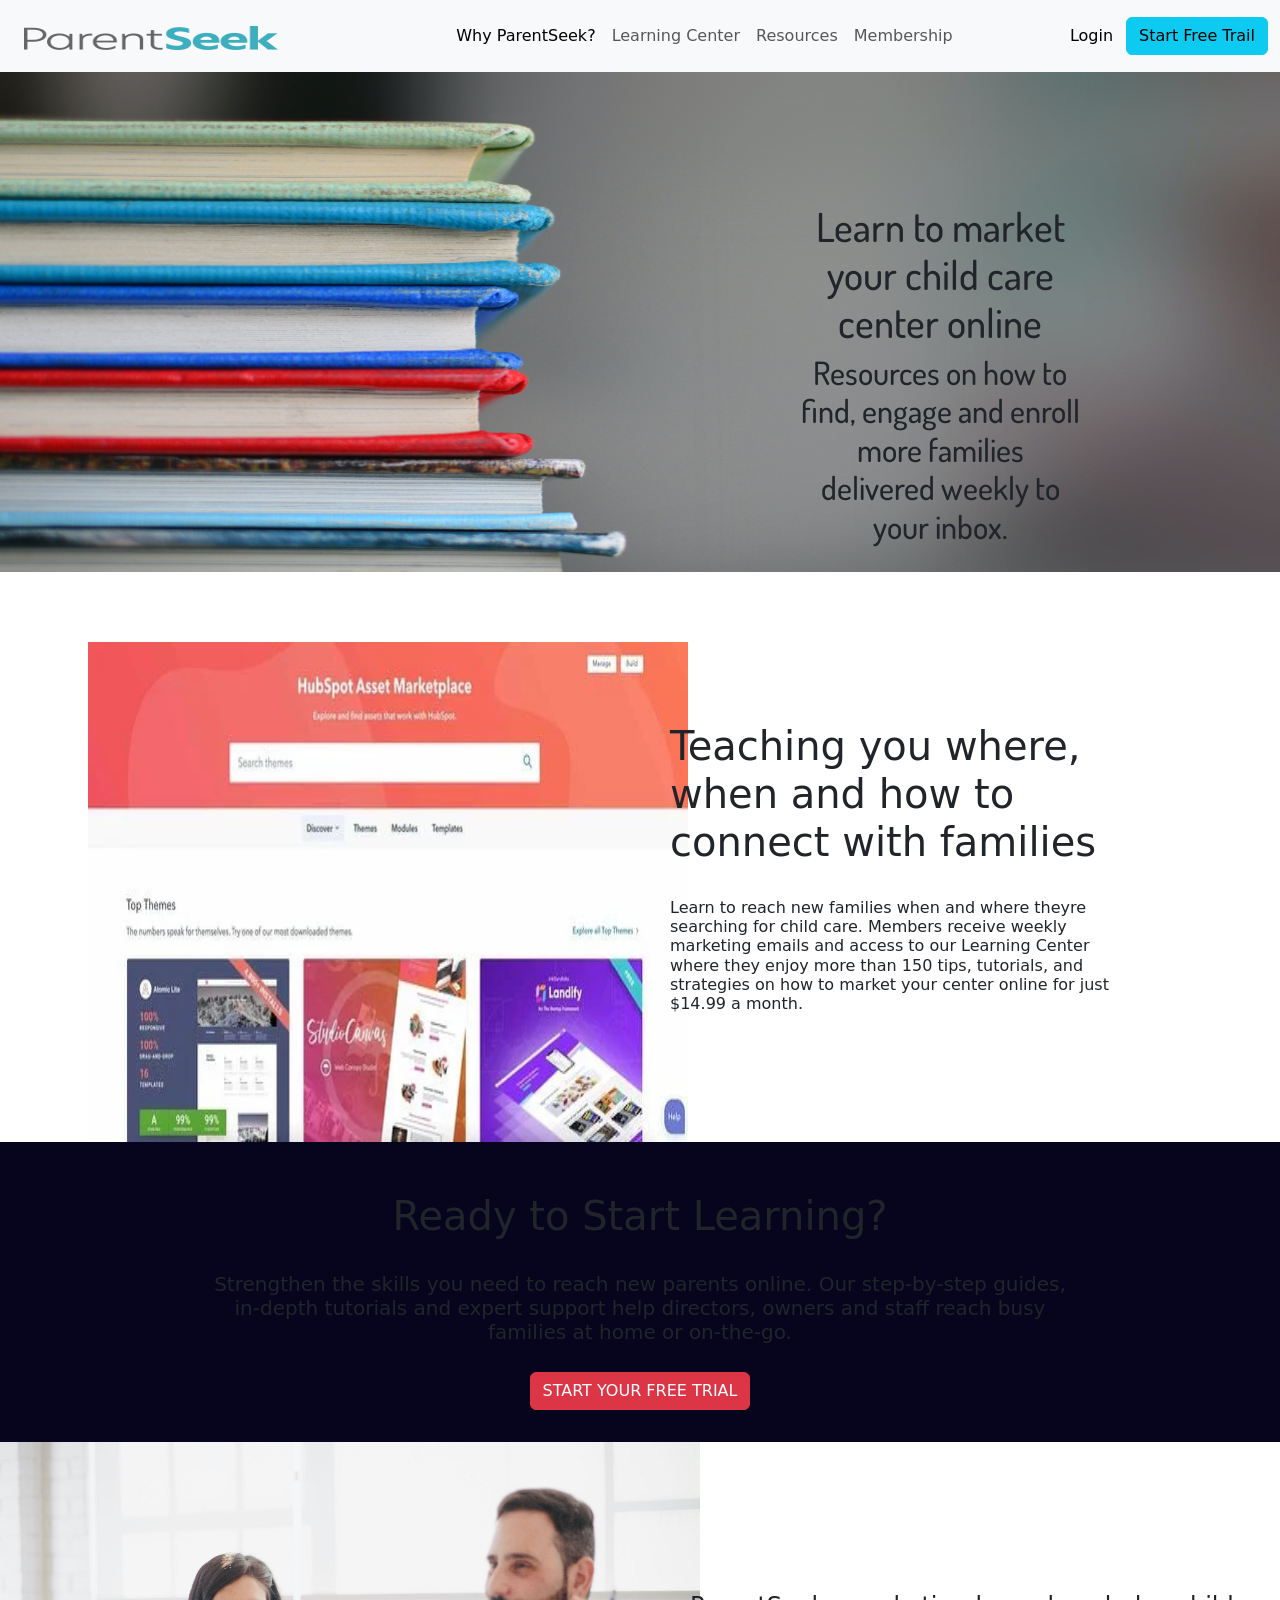
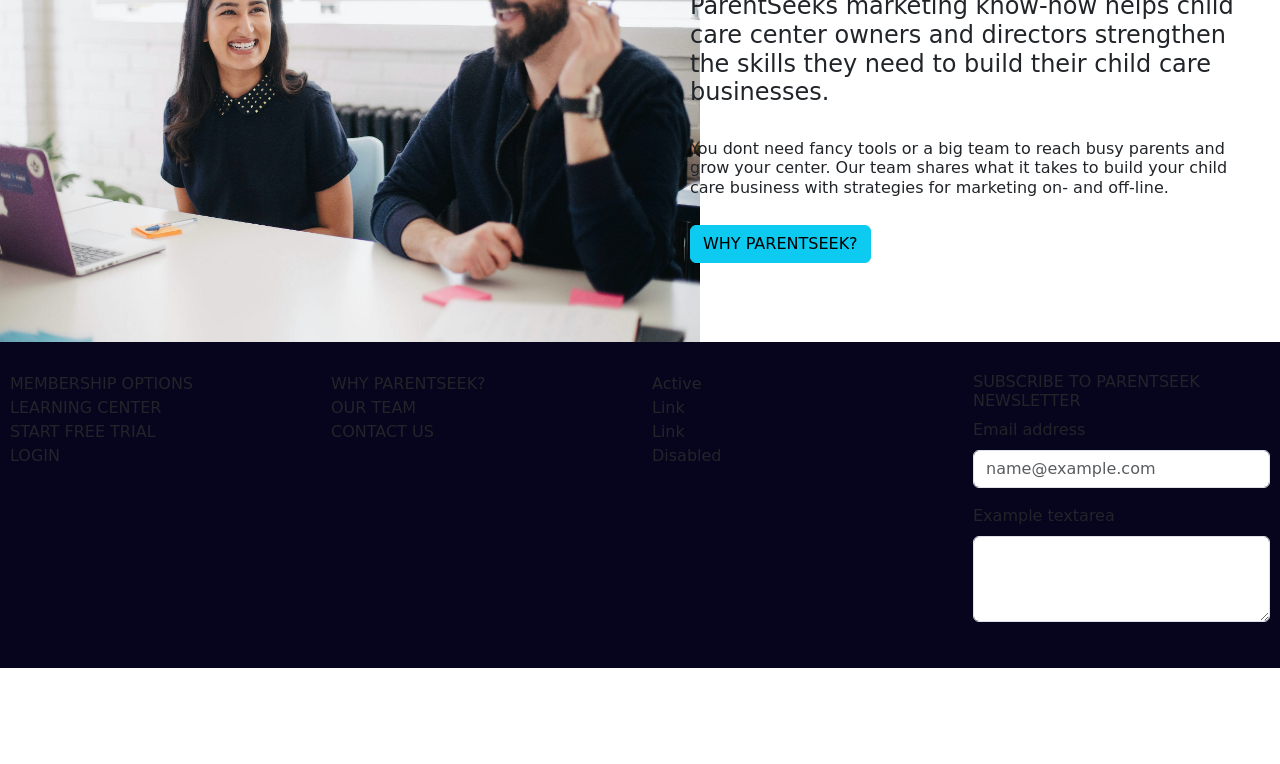
<file: bootstrap website/INDEX.HTML>
<!DOCTYPE html>
<html lang="en">

<head>
    <meta charset="UTF-8">
    <meta http-equiv="X-UA-Compatible" content="IE=edge">
    <meta name="viewport" content="width=device-width, initial-scale=1.0">
    <!-- CSS only -->
    <link href="https://cdn.jsdelivr.net/npm/bootstrap@5.1.3/dist/css/bootstrap.min.css" rel="stylesheet"
        integrity="sha384-1BmE4kWBq78iYhFldvKuhfTAU6auU8tT94WrHftjDbrCEXSU1oBoqyl2QvZ6jIW3" crossorigin="anonymous">
    <!-- google gonts -->
    <link rel="preconnect" href="https://fonts.googleapis.com">
    <link rel="preconnect" href="https://fonts.gstatic.com" crossorigin>
    <link href="https://fonts.googleapis.com/css2?family=Dosis:wght@500&display=swap" rel="stylesheet">
    <!-- CSS -->
    <style>
        .first_page{
            font-family: 'Dosis', sans-serif;
            height: 500px;
            text-align: center;
            padding-top: 130px;
            padding-left: 800px;
            padding-right: 200px;
        }
        .first_page {            
            /* background-color: brown; */
            background-image: url('firstpagebackground.jpg');
            background-size: 100% 550px;
            background-repeat: no-repeat;     
        }
        .secondcol1{
            text-align: left;
            font-family: 'Dosis', sans-serif;
            padding-top: 70px;
            padding-left: 100px;
            padding-right: 100px;
            /* padding-bottom: 30px; */
        }
        .secondcol2{
            text-align: left;
            padding-top: 150px;
            padding-left: 30px;
            padding-right: 170px;
            /* padding-bottom: 30px; */
        }
        .thirdslide{
            background-color: rgb(7, 4, 29);
            height: 300px;
            text-align: center;
            padding-top: 50px;
            padding-left: 200px;
            padding-right: 200px;
        }
        .blue, .blue{
            margin-top: 20px;
        }
        .fourthcol2{
            text-align: left;
            padding-top: 150px;
            padding-left: 50px;
            padding-right: 50px;
            padding-bottom: 30px;
        }
        .fifthrow{
            padding-top: 30px;
            padding-left: 10px;
            padding-right: 10px;
            background-color: rgb(7, 4, 29);
            padding-bottom: 30px;

        }

        </style>
    
    <title>Document</title>
</head>

<body>
    <nav class="navbar navbar-expand-lg navbar-light bg-light">
        <div class="container-fluid">
            <nav class="navbar navbar-light bg-light">
                <div class="container">
                    <a class="navbar-brand" href="file:///E:/SEM%204/web%20technology/bootstrap%20website/INDEX.HTML">
                        <img src="parentseek-logo.jpg" alt="" width="300" height="24">
                    </a>
                </div>
            </nav>
            <div class="collapse navbar-collapse nav justify-content-center" id="navbarNavAltMarkup">
                <div class="navbar-nav">
                    <a class="nav-link active" aria-current="page" href="file:///E:/SEM%204/web%20technology/bootstrap%20website/whypage.html"> Why ParentSeek?</a>
                    <a class="nav-link" href="file:///E:/SEM%204/web%20technology/bootstrap%20website/first.html">Learning Center</a>
                    <a class="nav-link" href="#">
                        Resources</a>
                    <a class="nav-link" href="#">Membership</a>
                </div>
            </div>
            <button type="button" class="btn btn-light">Login</button>
            <button type="button" class="btn btn-info">Start Free Trail</button>
        </div>
    </nav>

    <!-- first slide -->
    <div class="first_page">
        <!-- <div class="justify-content-center"> -->
            <h1>Learn to market your child care center online</h1>
            <h2>Resources on how to find, engage and enroll more families delivered weekly to your inbox.</h2>
        <!-- </div> -->
    </div>

    <!-- second page -->
    <div class="row">
        <div class="col-lg-6 secondcol1">
            <!-- <iframe src="https://www.childcaremarketing.com/learning-center/.htm" height="500" width="550" title="Iframe Example"></iframe> -->
            <img src="thirdslideimg.jpg" alt=""  width="600" height="500">

        </div>
        <div class="col-lg-6 secondcol2">
            <h1>Teaching you where, when and how to connect with families</h1>
            <br>
            <h6>Learn to reach new families when and where theyre searching for child care. Members receive weekly marketing emails and access to our Learning Center where they enjoy more than 150 tips, tutorials, and strategies on how to market your center online for just $14.99 a month.</h6>
        </div>
    </div>

    <!-- thirdslide -->
    <div class="thirdslide">
        <h1>Ready to Start Learning?</h1>
        <br>
        <h5>Strengthen the skills you need to reach new parents online. Our step-by-step guides, in-depth tutorials and expert support help directors, owners and staff reach busy families at home or on-the-go.</h5>
        <button type="button" class="btn btn-danger blue">START YOUR FREE TRIAL</button>
    </div>

    <!-- fourth slide -->
    <div class="row">
        <div class="col-lg-6 fourthcol1">
            <img src="fourthslideimg.jpg" alt=""  width="700" height="500">
        </div>
        <div class="col-lg-6 fourthcol2">
            <h4>ParentSeeks marketing know-how helps child care center owners and directors strengthen the skills they need to build their child care businesses.</h4>
            <br>
            <h6>You dont need fancy tools or a big team to reach busy parents and grow your center. Our team shares what it takes to build your child care business with strategies for marketing on- and off-line.</h6>
            <button type="button" class="btn btn-info blue">WHY PARENTSEEK?</button>
        </div>
    </div>
    <!-- fifth slide -->
    <div class="row fifthrow">
        <div class="col-lg-3 fifthcol1">
            <!-- <nav class="nav flex-column"> -->
                <a class="nav-link active" aria-current="page" href="#">MEMBERSHIP OPTIONS</a>
                <a class="nav-link" href="#">LEARNING CENTER</a>
                <a class="nav-link" href="#">START FREE TRIAL</a>
                <a class="nav-link disabled">LOGIN</a>
              <!-- </nav> -->
        </div>
        <div class="col-lg-3 fifthcol2">
            <a class="nav-link active" aria-current="page" href="#">WHY PARENTSEEK?</a>
            <a class="nav-link" href="#">OUR TEAM</a>
            <a class="nav-link" href="#">CONTACT US</a>
        </div>
        <div class="col-lg-3 fifthcol3">
            <a class="nav-link active" aria-current="page" href="#">Active</a>
            <a class="nav-link" href="#">Link</a>
            <a class="nav-link" href="#">Link</a>
            <a class="nav-link disabled">Disabled</a>
        </div>
        <div class="col-lg-3 fifthcol4">
            <h6>SUBSCRIBE TO PARENTSEEK NEWSLETTER</h6>
            <div class="mb-3">
                <label for="exampleFormControlInput1" class="form-label">Email address</label>
                <input type="email" class="form-control" id="exampleFormControlInput1" placeholder="name@example.com">
            </div>
            <div class="mb-3">
                <label for="exampleFormControlTextarea1" class="form-label">Example textarea</label>
                <textarea class="form-control" id="exampleFormControlTextarea1" rows="3"></textarea>
            </div>
        </div>
    </div>



    <br><br>
    <br><br>
</body>

</html>
</file>
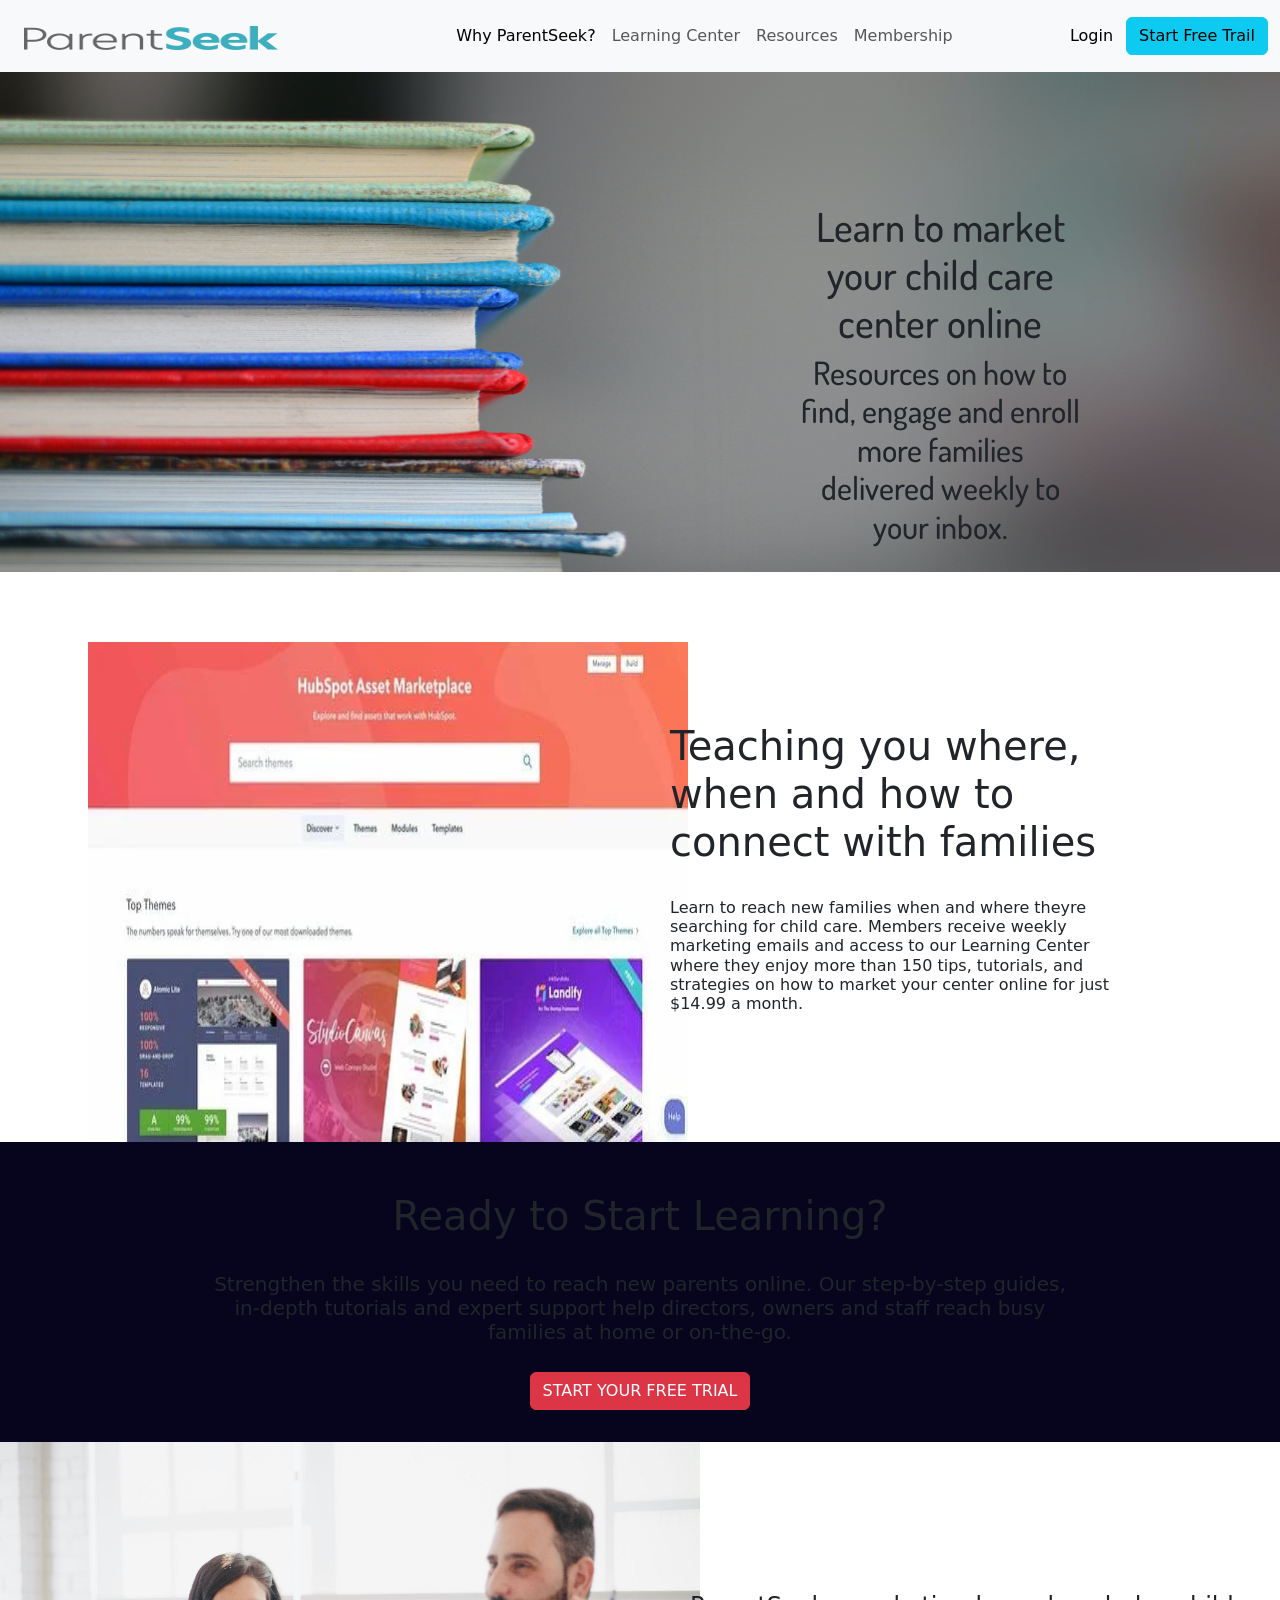
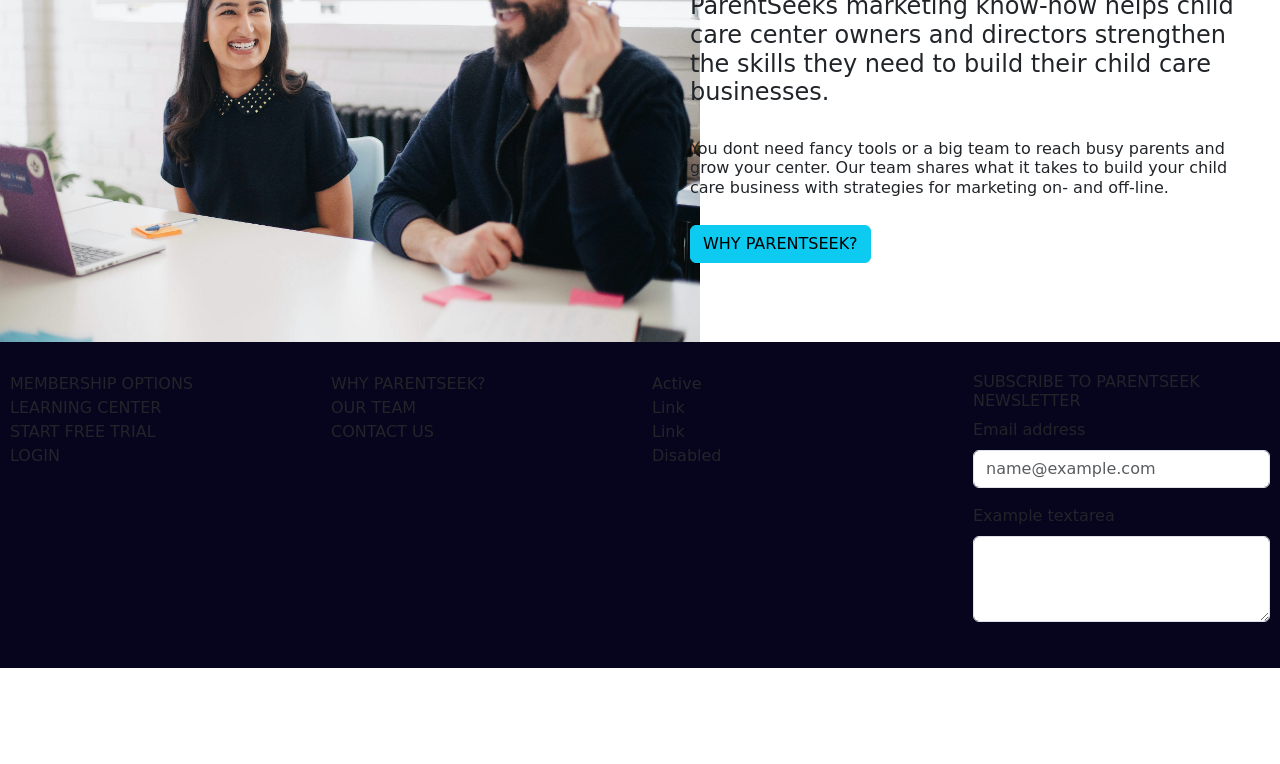
<file: bootstrap website/index.HTML>
<!DOCTYPE html>
<html lang="en">

<head>
    <meta charset="UTF-8">
    <meta http-equiv="X-UA-Compatible" content="IE=edge">
    <meta name="viewport" content="width=device-width, initial-scale=1.0">
    <!-- CSS only -->
    <link href="https://cdn.jsdelivr.net/npm/bootstrap@5.1.3/dist/css/bootstrap.min.css" rel="stylesheet"
        integrity="sha384-1BmE4kWBq78iYhFldvKuhfTAU6auU8tT94WrHftjDbrCEXSU1oBoqyl2QvZ6jIW3" crossorigin="anonymous">
    <!-- google gonts -->
    <link rel="preconnect" href="https://fonts.googleapis.com">
    <link rel="preconnect" href="https://fonts.gstatic.com" crossorigin>
    <link href="https://fonts.googleapis.com/css2?family=Dosis:wght@500&display=swap" rel="stylesheet">
    <!-- CSS -->
    <style>
        .first_page{
            font-family: 'Dosis', sans-serif;
            height: 500px;
            text-align: center;
            padding-top: 130px;
            padding-left: 800px;
            padding-right: 200px;
        }
        .first_page {            
            /* background-color: brown; */
            background-image: url('firstpagebackground.jpg');
            background-size: 100% 550px;
            background-repeat: no-repeat;     
        }
        .secondcol1{
            text-align: left;
            font-family: 'Dosis', sans-serif;
            padding-top: 70px;
            padding-left: 100px;
            padding-right: 100px;
            /* padding-bottom: 30px; */
        }
        .secondcol2{
            text-align: left;
            padding-top: 150px;
            padding-left: 30px;
            padding-right: 170px;
            /* padding-bottom: 30px; */
        }
        .thirdslide{
            background-color: rgb(7, 4, 29);
            height: 300px;
            text-align: center;
            padding-top: 50px;
            padding-left: 200px;
            padding-right: 200px;
        }
        .blue, .blue{
            margin-top: 20px;
        }
        .fourthcol2{
            text-align: left;
            padding-top: 150px;
            padding-left: 50px;
            padding-right: 50px;
            padding-bottom: 30px;
        }
        .fifthrow{
            padding-top: 30px;
            padding-left: 10px;
            padding-right: 10px;
            background-color: rgb(7, 4, 29);
            padding-bottom: 30px;

        }

        </style>
    
    <title>Document</title>
</head>

<body>
    <nav class="navbar navbar-expand-lg navbar-light bg-light">
        <div class="container-fluid">
            <nav class="navbar navbar-light bg-light">
                <div class="container">
                    <a class="navbar-brand" href="file:///E:/SEM%204/web%20technology/bootstrap%20website/INDEX.HTML">
                        <img src="parentseek-logo.jpg" alt="" width="300" height="24">
                    </a>
                </div>
            </nav>
            <div class="collapse navbar-collapse nav justify-content-center" id="navbarNavAltMarkup">
                <div class="navbar-nav">
                    <a class="nav-link active" aria-current="page" href="file:///E:/SEM%204/web%20technology/bootstrap%20website/whypage.html"> Why ParentSeek?</a>
                    <a class="nav-link" href="file:///E:/SEM%204/web%20technology/bootstrap%20website/first.html">Learning Center</a>
                    <a class="nav-link" href="#">
                        Resources</a>
                    <a class="nav-link" href="#">Membership</a>
                </div>
            </div>
            <button type="button" class="btn btn-light">Login</button>
            <button type="button" class="btn btn-info">Start Free Trail</button>
        </div>
    </nav>

    <!-- first slide -->
    <div class="first_page">
        <!-- <div class="justify-content-center"> -->
            <h1>Learn to market your child care center online</h1>
            <h2>Resources on how to find, engage and enroll more families delivered weekly to your inbox.</h2>
        <!-- </div> -->
    </div>

    <!-- second page -->
    <div class="row">
        <div class="col-lg-6 secondcol1">
            <!-- <iframe src="https://www.childcaremarketing.com/learning-center/.htm" height="500" width="550" title="Iframe Example"></iframe> -->
            <img src="thirdslideimg.jpg" alt=""  width="600" height="500">

        </div>
        <div class="col-lg-6 secondcol2">
            <h1>Teaching you where, when and how to connect with families</h1>
            <br>
            <h6>Learn to reach new families when and where theyre searching for child care. Members receive weekly marketing emails and access to our Learning Center where they enjoy more than 150 tips, tutorials, and strategies on how to market your center online for just $14.99 a month.</h6>
        </div>
    </div>

    <!-- thirdslide -->
    <div class="thirdslide">
        <h1>Ready to Start Learning?</h1>
        <br>
        <h5>Strengthen the skills you need to reach new parents online. Our step-by-step guides, in-depth tutorials and expert support help directors, owners and staff reach busy families at home or on-the-go.</h5>
        <button type="button" class="btn btn-danger blue">START YOUR FREE TRIAL</button>
    </div>

    <!-- fourth slide -->
    <div class="row">
        <div class="col-lg-6 fourthcol1">
            <img src="fourthslideimg.jpg" alt=""  width="700" height="500">
        </div>
        <div class="col-lg-6 fourthcol2">
            <h4>ParentSeeks marketing know-how helps child care center owners and directors strengthen the skills they need to build their child care businesses.</h4>
            <br>
            <h6>You dont need fancy tools or a big team to reach busy parents and grow your center. Our team shares what it takes to build your child care business with strategies for marketing on- and off-line.</h6>
            <button type="button" class="btn btn-info blue">WHY PARENTSEEK?</button>
        </div>
    </div>
    <!-- fifth slide -->
    <div class="row fifthrow">
        <div class="col-lg-3 fifthcol1">
            <!-- <nav class="nav flex-column"> -->
                <a class="nav-link active" aria-current="page" href="#">MEMBERSHIP OPTIONS</a>
                <a class="nav-link" href="#">LEARNING CENTER</a>
                <a class="nav-link" href="#">START FREE TRIAL</a>
                <a class="nav-link disabled">LOGIN</a>
              <!-- </nav> -->
        </div>
        <div class="col-lg-3 fifthcol2">
            <a class="nav-link active" aria-current="page" href="#">WHY PARENTSEEK?</a>
            <a class="nav-link" href="#">OUR TEAM</a>
            <a class="nav-link" href="#">CONTACT US</a>
        </div>
        <div class="col-lg-3 fifthcol3">
            <a class="nav-link active" aria-current="page" href="#">Active</a>
            <a class="nav-link" href="#">Link</a>
            <a class="nav-link" href="#">Link</a>
            <a class="nav-link disabled">Disabled</a>
        </div>
        <div class="col-lg-3 fifthcol4">
            <h6>SUBSCRIBE TO PARENTSEEK NEWSLETTER</h6>
            <div class="mb-3">
                <label for="exampleFormControlInput1" class="form-label">Email address</label>
                <input type="email" class="form-control" id="exampleFormControlInput1" placeholder="name@example.com">
            </div>
            <div class="mb-3">
                <label for="exampleFormControlTextarea1" class="form-label">Example textarea</label>
                <textarea class="form-control" id="exampleFormControlTextarea1" rows="3"></textarea>
            </div>
        </div>
    </div>



    <br><br>
    <br><br>
</body>

</html>
</file>
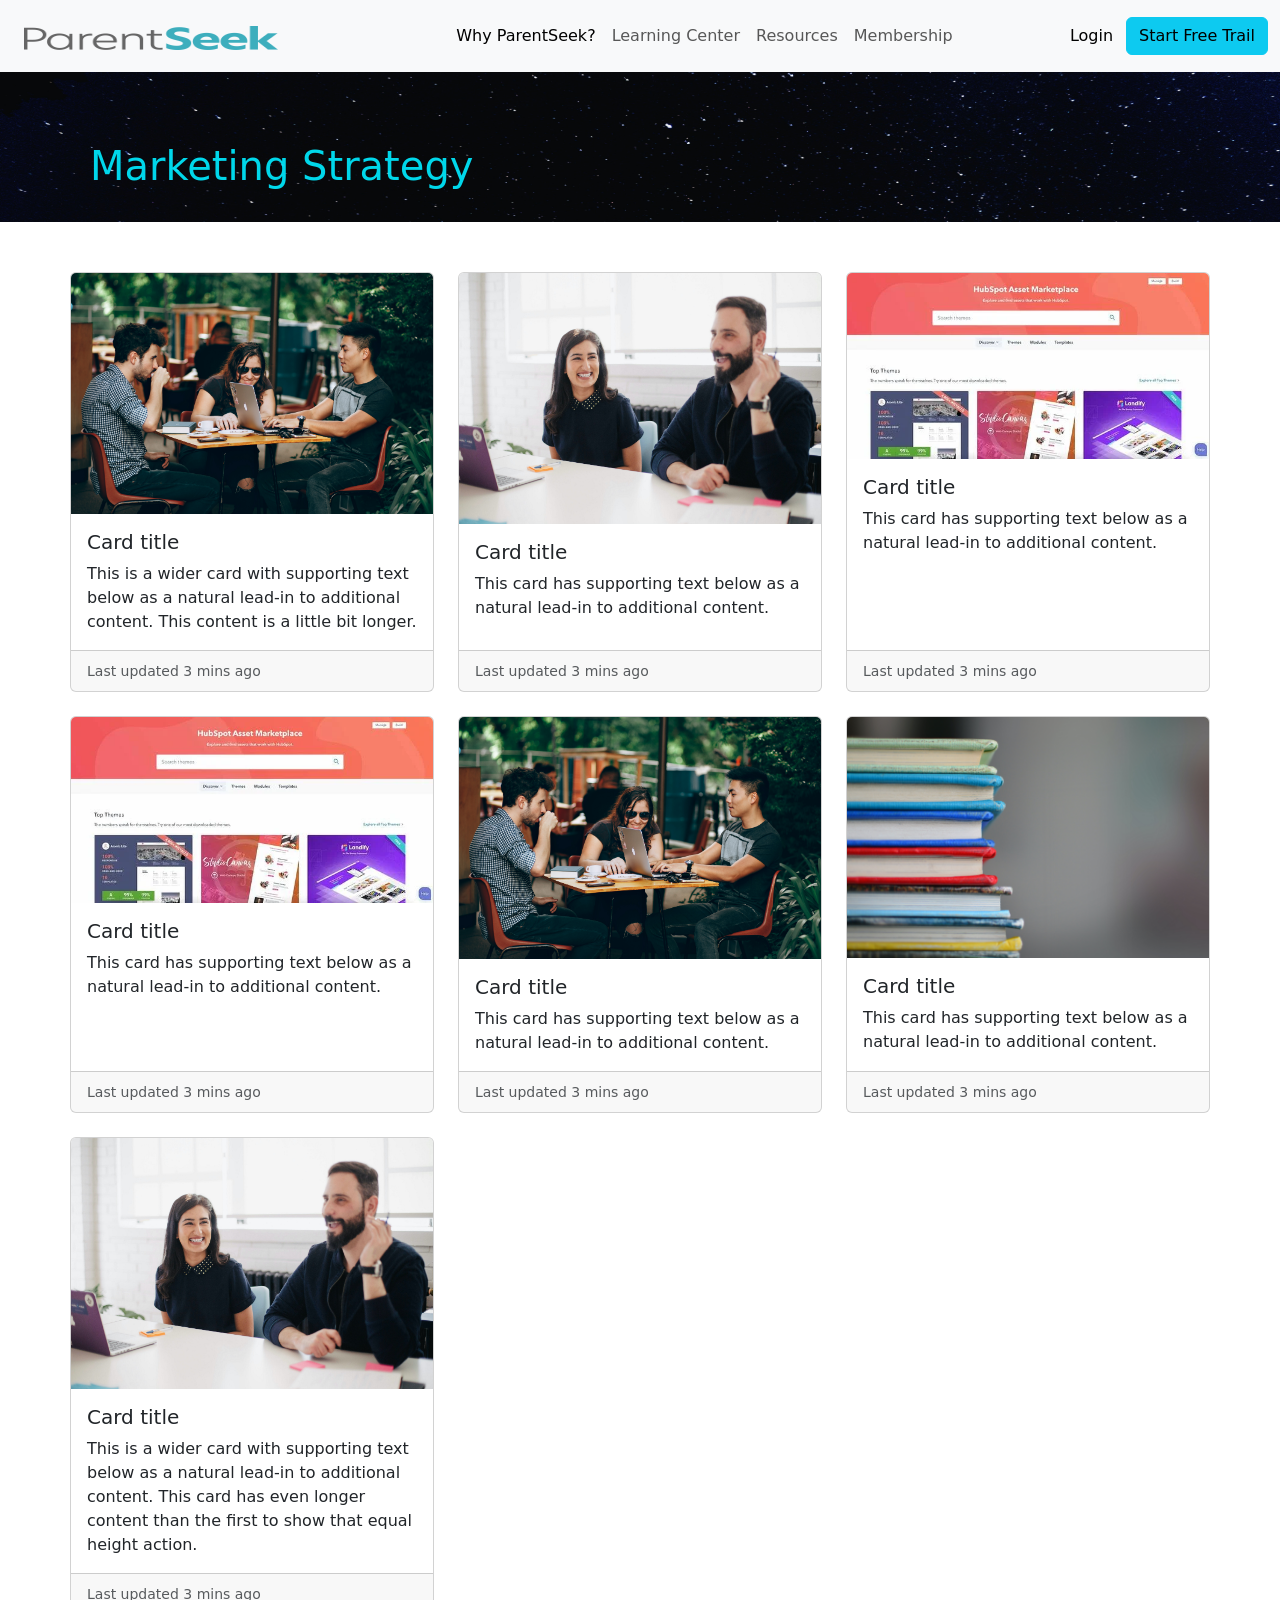
<file: bootstrap website/first.html>
<!DOCTYPE html>
<html lang="en">
<head>
    <meta charset="UTF-8">
    <meta http-equiv="X-UA-Compatible" content="IE=edge">
    <meta name="viewport" content="width=device-width, initial-scale=1.0">
    <!-- css only -->
    <link href="https://cdn.jsdelivr.net/npm/bootstrap@5.1.3/dist/css/bootstrap.min.css" rel="stylesheet"
    integrity="sha384-1BmE4kWBq78iYhFldvKuhfTAU6auU8tT94WrHftjDbrCEXSU1oBoqyl2QvZ6jIW3" crossorigin="anonymous">
    <title>Document</title>
    <style>
        .background_top{
            height: 150px;
            background-image: url('background.jpg');
            background-size: 100% 550px;
            background-repeat: no-repeat;     
        }
        .background_top h1{            
            padding-top: 70px;
            padding-bottom: 90px;
            padding-left: 90px;
            /* font-size: larger; */
            color: rgba(0, 234, 255, 0.918);
            text-align: left;
        }
        .items{
            padding-left: 70px;
            padding-right: 70px;
            padding-top: 50px;
        }
        .item img{
            height: 200px;
            width: 100px;
        }
    </style>
</head>
<body>
    <nav class="navbar navbar-expand-lg navbar-light bg-light">
        <div class="container-fluid">
            <nav class="navbar navbar-light bg-light">
                <div class="container">
                    <a class="navbar-brand" href="file:///E:/SEM%204/web%20technology/bootstrap%20website/INDEX.HTML">
                        <img src="parentseek-logo.jpg" alt="" width="300" height="24">
                    </a>
                </div>
            </nav>
            <div class="collapse navbar-collapse nav justify-content-center" id="navbarNavAltMarkup">
                <div class="navbar-nav">
                    <a class="nav-link active" aria-current="page" href="file:///E:/SEM%204/web%20technology/bootstrap%20website/whypage.html"> Why ParentSeek?</a>
                    <a class="nav-link" href="file:///E:/SEM%204/web%20technology/bootstrap%20website/first.html">Learning Center</a>
                    <a class="nav-link" href="#">
                        Resources</a>
                    <a class="nav-link" href="#">Membership</a>
                </div>
            </div>
            <button type="button" class="btn btn-light">Login</button>
            <button type="button" class="btn btn-info">Start Free Trail</button>
        </div>
    </nav>

    <div class="background_top">
        <h1>Marketing Strategy</h1>
    </div>
    <!-- cards -->
    <div class="row row-cols-1 row-cols-md-3 g-4 items">
        <div class="col">
          <div class="card h-100">
            <img src="first page.jpg" class="card-img-top" alt="...">
            <div class="card-body">
              <h5 class="card-title">Card title</h5>
              <p class="card-text">This is a wider card with supporting text below as a natural lead-in to additional content. This content is a little bit longer.</p>
            </div>
            <div class="card-footer">
              <small class="text-muted">Last updated 3 mins ago</small>
            </div>
          </div>
        </div>
        <div class="col">
          <div class="card h-100">
            <img src="fourthslideimg.jpg" class="card-img-top" alt="...">
            <div class="card-body">
              <h5 class="card-title">Card title</h5>
              <p class="card-text">This card has supporting text below as a natural lead-in to additional content.</p>
            </div>
            <div class="card-footer">
                <small class="text-muted">Last updated 3 mins ago</small>
            </div>
            </div>
            </div>
            <div class="col">
                <div class="card h-100">
                    <img src="thirdslideimg.jpg" class="card-img-top" alt="...">
                    <div class="card-body">
                        <h5 class="card-title">Card title</h5>
                        <p class="card-text">This card has supporting text below as a natural lead-in to additional content.</p>
                    </div>
                    <div class="card-footer">
                        <small class="text-muted">Last updated 3 mins ago</small>
                    </div>
                </div>
            </div>
            <div class="col">
                <div class="card h-100">
                    <img src="thirdslideimg.jpg" class="card-img-top" alt="...">
                    <div class="card-body">
                        <h5 class="card-title">Card title</h5>
                        <p class="card-text">This card has supporting text below as a natural lead-in to additional content.</p>
                    </div>
                    <div class="card-footer">
                        <small class="text-muted">Last updated 3 mins ago</small>
                    </div>
                </div>
            </div>
            <div class="col">
                <div class="card h-100">
                    <img src="first page.jpg" class="card-img-top" alt="...">
                    <div class="card-body">
                        <h5 class="card-title">Card title</h5>
                        <p class="card-text">This card has supporting text below as a natural lead-in to additional content.</p>
                    </div>
                    <div class="card-footer">
                        <small class="text-muted">Last updated 3 mins ago</small>
                    </div>
                </div>
            </div>
            <div class="col">
                <div class="card h-100">
                    <img src="firstpagebackground.jpg" class="card-img-top" alt="...">
                    <div class="card-body">
                        <h5 class="card-title">Card title</h5>
                        <p class="card-text">This card has supporting text below as a natural lead-in to additional content.</p>
                    </div>
                    <div class="card-footer">
                        <small class="text-muted">Last updated 3 mins ago</small>
                    </div>
                </div>
            </div>
        <div class="col">
          <div class="card h-100">
            <img src="fourthslideimg.jpg" class="card-img-top" alt="...">
            <div class="card-body">
              <h5 class="card-title">Card title</h5>
              <p class="card-text">This is a wider card with supporting text below as a natural lead-in to additional content. This card has even longer content than the first to show that equal height action.</p>
            </div>
            <div class="card-footer">
              <small class="text-muted">Last updated 3 mins ago</small>
            </div>
          </div>
        </div>
      </div>
</body>
</html>
</file>
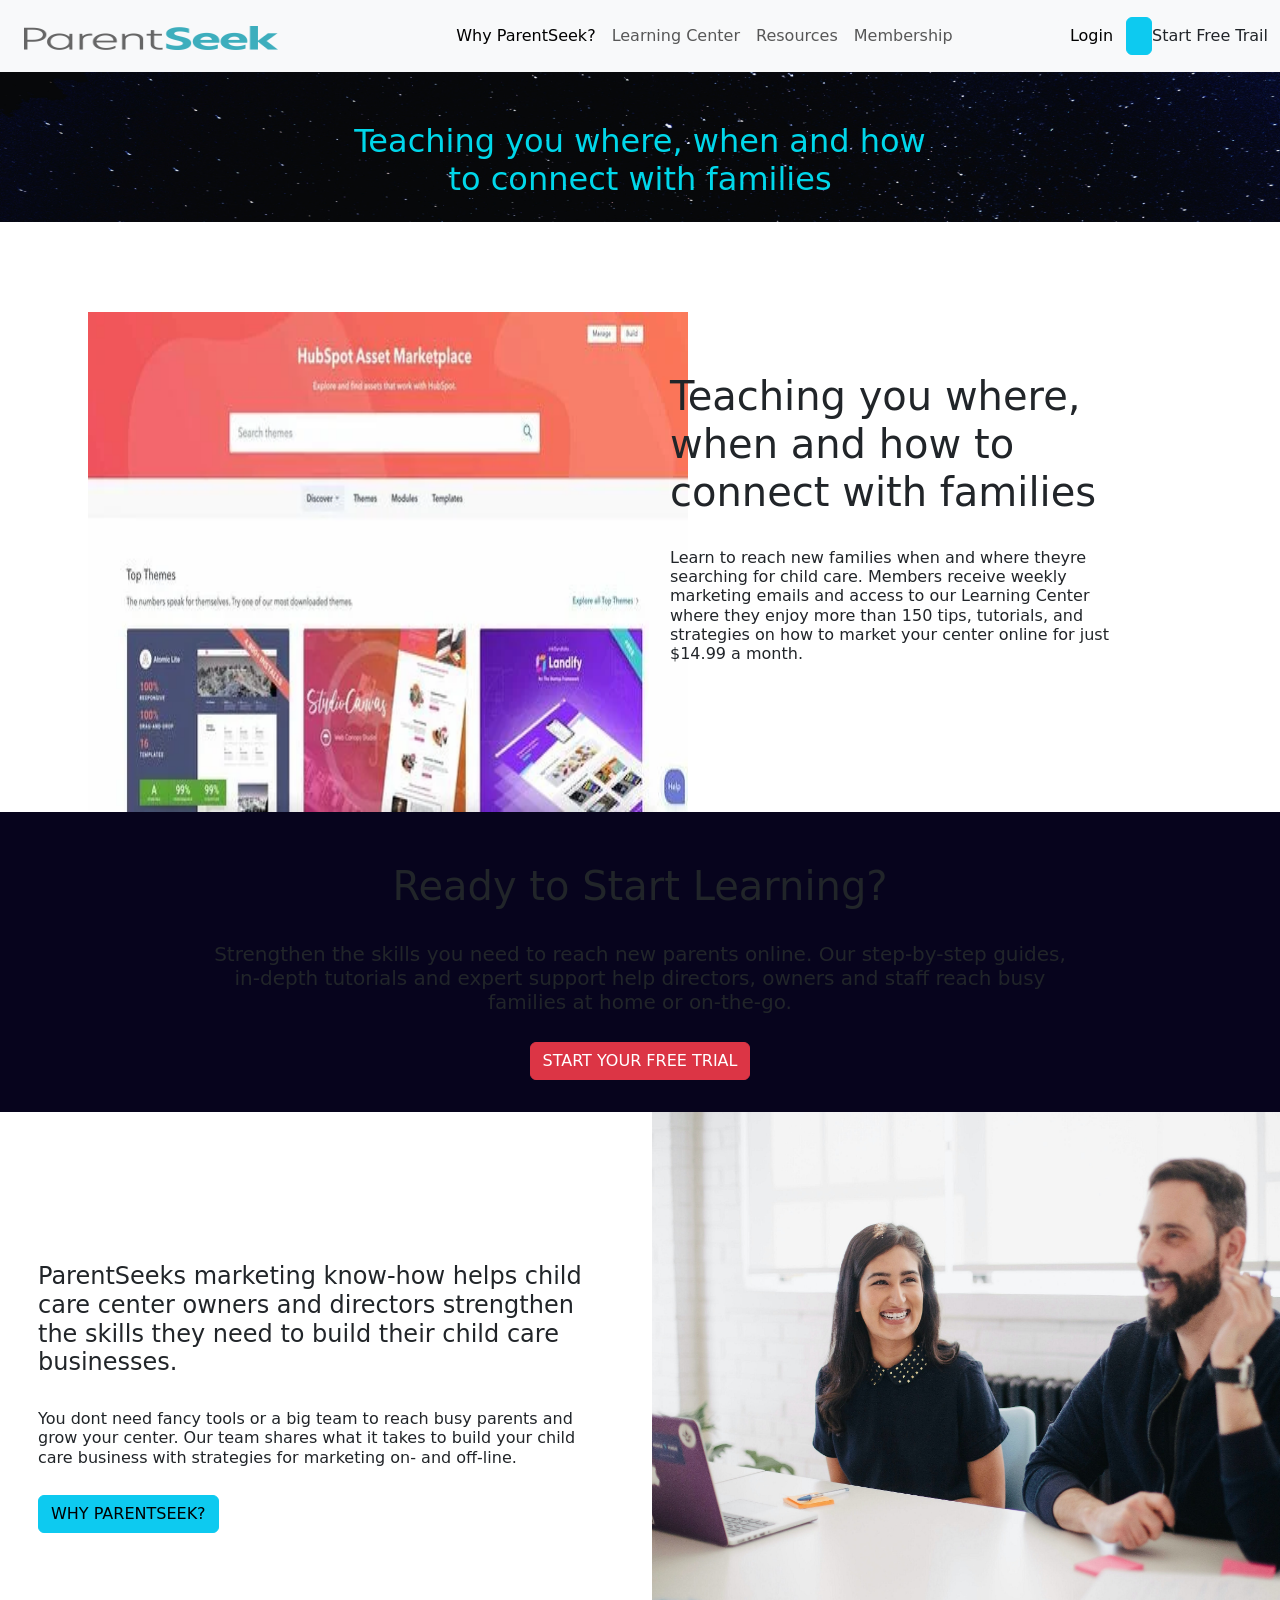
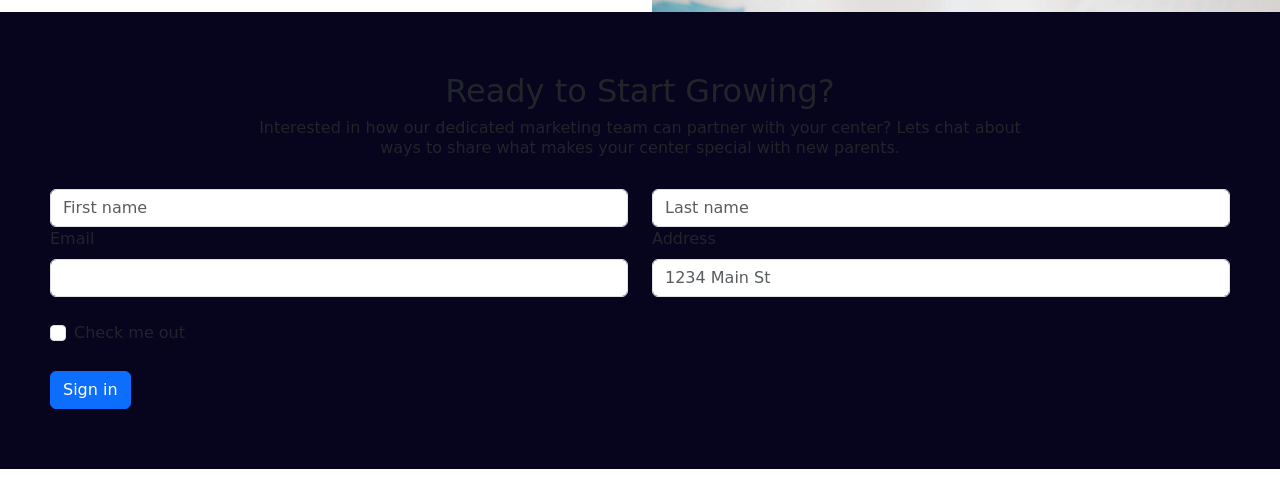
<file: bootstrap website/whypage.html>
<!DOCTYPE html>
<html lang="en">
<head>
    <meta charset="UTF-8">
    <meta http-equiv="X-UA-Compatible" content="IE=edge">
    <meta name="viewport" content="width=device-width, initial-scale=1.0">
    <!-- css only -->
    <link href="https://cdn.jsdelivr.net/npm/bootstrap@5.1.3/dist/css/bootstrap.min.css" rel="stylesheet"
        integrity="sha384-1BmE4kWBq78iYhFldvKuhfTAU6auU8tT94WrHftjDbrCEXSU1oBoqyl2QvZ6jIW3" crossorigin="anonymous">
    <title>Document</title>
    <style>
        .background_top{
            height: 150px;
            background-image: url('background.jpg');
            background-size: 100% 550px;
            background-repeat: no-repeat;     
        }
        .background_top h2{            
            padding-top: 50px;
            padding-bottom: 90px;
            padding-left: 350px;
            padding-right: 350px;

            /* font-size: larger; */
            color: rgba(0, 234, 255, 0.918);
            text-align: center;
        }
        .secondcol1{
            text-align: left;
            font-family: 'Dosis', sans-serif;
            padding-top: 90px;
            padding-left: 100px;
            padding-right: 100px;
            /* padding-bottom: 30px; */
        }
        .secondcol2{
            text-align: left;
            padding-top: 150px;
            padding-left: 30px;
            padding-right: 170px;
            /* padding-bottom: 30px; */
        }
        .thirdslide{
            background-color: rgb(7, 4, 29);
            height: 300px;
            text-align: center;
            padding-top: 50px;
            padding-left: 200px;
            padding-right: 200px;
        }
        .blue, .blue{
            margin-top: 20px;
        }
        .fourthcol2{
            text-align: left;
            padding-top: 150px;
            padding-left: 50px;
            padding-right: 50px;
            padding-bottom: 30px;
        }
        .form{
            background-color: rgb(7, 4, 29);
            padding-left: 50px;
            padding-right: 50px;
            padding-top: 60px;
            padding-bottom: 60px;
        }
        .form h2, .form h6{
            padding-left: 200px;
            padding-right: 200px;
            text-align: center;
        }
    </style>
</head>

<body>
    <nav class="navbar navbar-expand-lg navbar-light bg-light">
        <div class="container-fluid">
            <nav class="navbar navbar-light bg-light">
                <div class="container">
                    <a class="navbar-brand" href="file:///E:/SEM%204/web%20technology/bootstrap%20website/INDEX.HTML">
                        <img src="parentseek-logo.jpg" alt="" width="300" height="24">
                    </a>
                </div>
            </nav>
            <div class="collapse navbar-collapse nav justify-content-center" id="navbarNavAltMarkup">
                <div class="navbar-nav">
                    <a class="nav-link active" aria-current="page" href="file:///E:/SEM%204/web%20technology/bootstrap%20website/whypage.html"> Why ParentSeek?</a>
                    <a class="nav-link" href="file:///E:/SEM%204/web%20technology/bootstrap%20website/first.html">Learning Center</a>
                    <a class="nav-link" href="#">
                        Resources</a>
                    <a class="nav-link" href="#">Membership</a>
                </div>
            </div>
            <button type="button" class="btn btn-light">Login</button>
            <input type="button" class="btn btn-info">Start Free Trail</input>
        </div>
    </nav>

    <div class="background_top">
        <h2>Teaching you where, when and how to connect with families
        </h2>
    </div>

    <!-- second page -->
    <div class="row">
        <div class="col-lg-6 secondcol1">
            <!-- <iframe src="https://www.childcaremarketing.com/learning-center/.htm" height="500" width="550" title="Iframe Example"></iframe> -->
            <img src="thirdslideimg.jpg" alt=""  width="600" height="500">

        </div>
        <div class="col-lg-6 secondcol2">
            <h1>Teaching you where, when and how to connect with families</h1>
            <br>
            <h6>Learn to reach new families when and where theyre searching for child care. Members receive weekly marketing emails and access to our Learning Center where they enjoy more than 150 tips, tutorials, and strategies on how to market your center online for just $14.99 a month.</h6>
        </div>
    </div>

      <!-- thirdslide -->
      <div class="thirdslide">
        <h1>Ready to Start Learning?</h1>
        <br>
        <h5>Strengthen the skills you need to reach new parents online. Our step-by-step guides, in-depth tutorials and expert support help directors, owners and staff reach busy families at home or on-the-go.</h5>
        <button type="button" class="btn btn-danger blue">START YOUR FREE TRIAL</button>
    </div>

    <!-- fourth slide -->
    <div class="row">
        <!-- <div class="col-lg-6 fourthcol1">
            <img src="fourthslideimg.jpg" alt=""  width="700" height="500">
        </div> -->
        <div class="col-lg-6 fourthcol2">
            <h4>ParentSeeks marketing know-how helps child care center owners and directors strengthen the skills they need to build their child care businesses.</h4>
            <br>
            <h6>You dont need fancy tools or a big team to reach busy parents and grow your center. Our team shares what it takes to build your child care business with strategies for marketing on- and off-line.</h6>
            <button type="button" class="btn btn-info blue">WHY PARENTSEEK?</button>
        </div>
        <div class="col-lg-6 fourthcol1">
            <img src="fourthslideimg.jpg" alt=""  width="700" height="500">
        </div>
    </div>

    <div class="form">
            <h2>Ready to Start Growing?</h2>
            <h6>Interested in how our dedicated marketing team can partner with your center? Lets chat about ways to share what makes your center special with new parents.</h6>
            <br>
            <div class="row">
                <div class="col">
                    <input type="text" class="form-control" placeholder="First name" aria-label="First name">
                    <label for="inputEmail4" class="form-label">Email</label>
                    <input type="email" class="form-control" id="inputEmail4">
                </div>
                <div class="col">
                    <input type="text" class="form-control" placeholder="Last name" aria-label="Last name">
                    <label for="inputAddress" class="form-label">Address</label>
                    <input type="text" class="form-control" id="inputAddress" placeholder="1234 Main St">
                </div>
            </div>
            <br>
            <div class="col-12">
                <div class="form-check">
                    <input class="form-check-input" type="checkbox" id="gridCheck">
                    <label class="form-check-label" for="gridCheck">
                        Check me out
                    </label>
                </div>
            </div>
            <br>
            <div class="col-12">
                <button type="submit" class="btn btn-primary">Sign in</button>
            </div>
        </div>
    </div>

<br>
</body>
</html>
</file>
